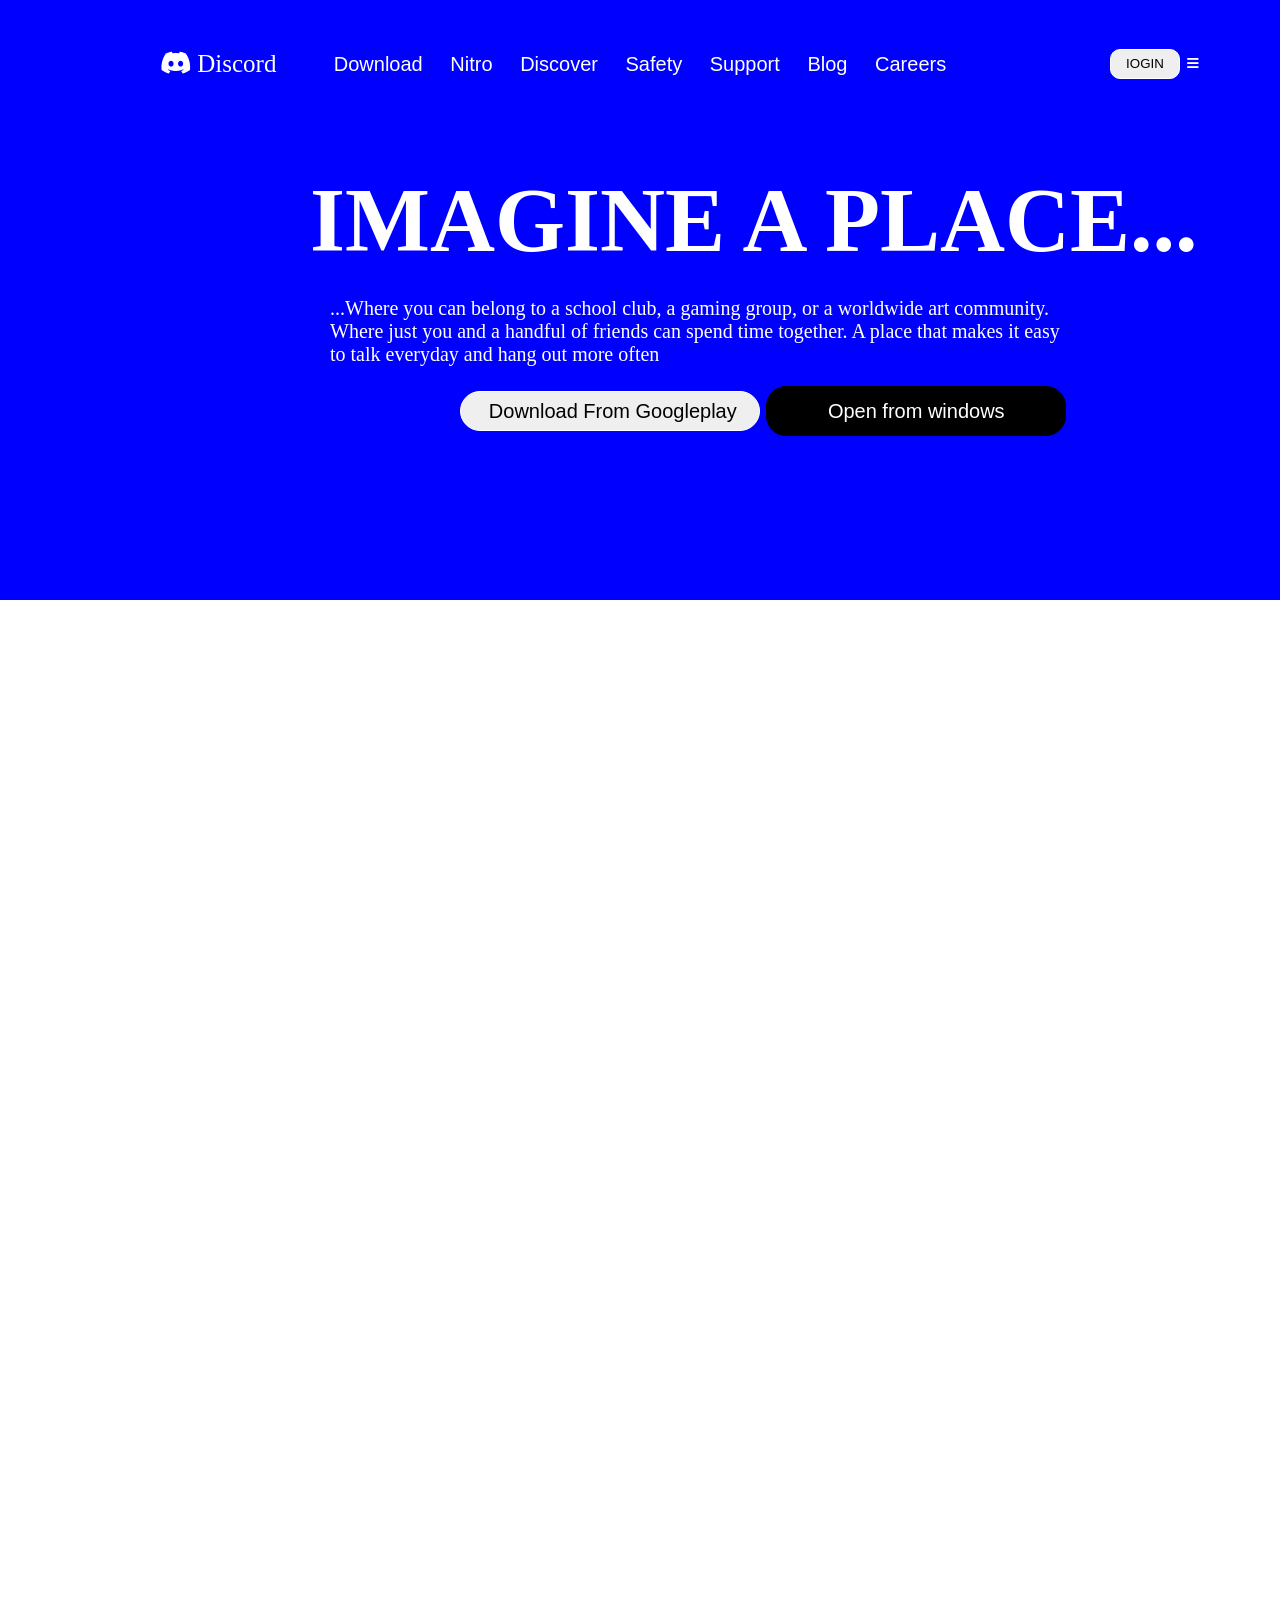
<file: index.html>
<!DOCTYPE html>
<html lang="en">
<head>
    <meta charset="UTF-8">
    <meta http-equiv="X-UA-Compatible" content="IE=edge">
    <meta name="viewport" content="width=device-width, initial-scale=1.0">
    <title>Discord main page</title>
    <link rel="stylesheet" href="https://cdnjs.cloudflare.com/ajax/libs/font-awesome/6.2.1/css/all.min.css"  />
    <link rel="stylesheet" href="./mainpage.css ">
</head>
<body>
  
  <div>
    <div class="bg1">   <div class="discord"><i class="fa-brands fa-discord"></i> 
    <span>Discord</span>
    <div class="atags">
        <a href="./thirdpage.html" style="text-decoration: none;">Download</a>
        <a href="" style="text-decoration:none ;">Nitro</a>
        <a href="" style="text-decoration:none ;">Discover</a>
        <a href="" style="text-decoration:none ;">Safety</a>
        <a href="" style="text-decoration: none;">Support</a>
        <a href="" style="text-decoration: none;">Blog</a>
        <a href="" style="text-decoration: none; " >Careers</a>
    </div>
    <button class="login"><a href="./loginpage.html" style="text-decoration: none ; color: black;">IOGIN</a></button>
    <!-- <i class="fa-solid fa-bars bars"> <a href="./thirdpage.html"></a></i> -->
    <button class="second-ul-button" style="position: relative;
    left: 1070px;
    top: -30px;
    border: 1px solid blue;
    background-color: transparent; 
    " > <i class="fa-solid fa-bars " style="color: white;  margin-left: -140px;" ></i>
        <div class="second-ul">
            <p style="margin-left: -50px; font-size: 20px; "><i class="fa-brands fa-discord"></i> <b>Discord</b> </p>
            <div style="border-bottom: 2px solid rgb(100, 99, 99);
            width: 250px;
            margin-left: 0px;"></div>
        <div style="background-color: rgb(224, 219, 219) ; height: 30px; width: 200px; outline: none; margin-left: -30px;
        margin-top: 10px;">
        <a href="" style="color: blue;
            position: relative;
            top: 5px;
            left: -20px;
            font-size: 18px;">Home</a>
            </div> <br>
            <ul style="margin-left: -100px; list-style: none; ">
                 <li><a href="./thirdpage.html" style="color: black ; text-decoration: none;">Download</a></li> <br>
                <li><a href="" style="color: black; text-decoration: none;">Nitro</a></li> <br>
                <li><a href="" style="color: black; text-decoration: none;">Discover</a></li> <br>
                <li><a href="" style="color: black; text-decoration: none;">Safety > </a></li> <br>
                <li><a href="" style="color: black; text-decoration: none;">Mod Academy > </a></li> <br>
                <li><a href="" style="color: black; text-decoration: none;"> Support</a></li> <br>
                <li><a href="" style="color: black; text-decoration: none;"> Blog</a></li> <br>
                <li><a href="" style="color: black; text-decoration: none;">Careers</a></li>  <br>
                
            </ul>
            <div class="box">
                <a href="" style="text-decoration: none; font-size: 16px; position: relative; top: 10px;">Download from Googleplay</a>
            </div>
            
            
            <!-- <button style="height: 30px;
            width: 100px;
            background-color: rgb(204, 199, 199);"><a href="">Home</a></button> -->
            <!-- <span class="discord"> <div class="discord"><i class="fa-brands fa-discord"></i>  <span > <b>Discord</b> </span>
            </span>
            <div class="line"></div>
            <ul>
                <li><a href="">Download</a></li>
                <li><a href="">Nitro</a></li>
                <li><a href="">Discover</a></li>
                <li><a href="">Safety</a></li>
                <li><a href=""></a>Mod Academy</li>
                <li><a href=""></a>Support</li>
                <li><a href=""></a>Blog</li>
                <li><a href=""></a>Career</li>
            </ul> -->
        </div>
     </button>
    <h1 class="imagine" >IMAGINE A PLACE...</h1>
    <p class="place2">...Where you can belong to a school club, a gaming group, or a worldwide art community. <br>
        Where just you and a handful of friends can spend time together. A place that makes it
    easy <br> to talk everyday and hang out more often </p>
    <p class="place6">...where you can belong to a school club,<br>
         a gaming group, or a worldwide art community. <br>
        where just you and a handful of friends can spend time together <br>
        A place that makes it easy <br>to talk everyday and hangout more often
    </p>
    <button class="btn1"><i class="fa-regular fa-arrow-down-to-line"></i> Download From Googleplay</button>
    <button class="btn3">Open from windows</button>
</div> 


<h4 class="create" class="ml-25">Create an invite- <br> only place where you <br> belong</h4>
<p class="study">Discord servers are organized into topic- <br>
based channels where you can collaborate, <br>
share, and talk about your day without <br>
clogging up the group chat.</p>
<div class="col-md text-center img"  >
     <img src="./images/study as.svg" alt="" class="w-75 ml-25"> </div>
    
<div class="bg2">
    <h4 class="hanging"> <b>Where hanging out is easy</b> </h4>
    <p class="grab">Grab a seat in a voice channel when you're <br>
    free. Friends in your server can see you are <br>
     around and instantly pop in to talk without <br>
    having to call. </p>
    <div class="img2"></div>
    
</div>
<h4 class="fandom">From a few to  fandom</h4>
<p class="get">Get any community running with moderation <br>
tools and custom member acess. Give <br>
members special powers, set up private <br>
channels, and more.</p>
<div class="img3"></div>
<div class="bg3">
    <h4 class="reliable">RELIABLE TECH FOR STAYING CLOSE</h4> <br>
        <p class="latency">Low-latency voice an video feels like you're 
        in the same room. Wave hello over video, <br>
    watch friends stream their games, or gather 
up and have a drawing session with screen share</p>
    
    <div class="img4"></div>
    <h4 class="ready">Ready to start your journey?</h4>
    <button class="btn2"><i class="fa-regular fa-arrow-down-to-line"></i> Download For windows</button>
</div>
<div class="bg4">
    <h4 class="place">IMAGINE A  <br> PLACE</h4>
    <span class="img5"></span>
    <span class="usa">English,usa</span>
    <span class="icons">
        <i class="fa-brands fa-twitter"></i>
        <i class="fa-brands fa-instagram"></i>
        <i class="fa-brands fa-facebook"></i>
        <i class="fa-brands fa-youtube"></i>
    </span>
    <div class="ptags">
        <p>product</p>
        <p>company</p>
        <p>Resources</p>
        <p>Policies</p>
    </div>
    <div class="product">
        <a href="" class="download" style="text-decoration: none;">Download</a>
        <a href="" class="nitro" style="text-decoration: none;">Nitro</a>
        <a href="" class="status" style="text-decoration: none;">Status</a>
    </div>
    <div class="company">
        <a href="" style="text-decoration: none;">About</a>
        <a href="" style="text-decoration: none;">Jobs</a>
        <a href="" style="text-decoration: none;">Branding</a>
        <a href="" style="text-decoration: none;">Newsroom</a>
    </div>
    <div class="resources">
        <a href="" style="text-decoration: none;">College</a>
        <a href="" style="text-decoration: none;">Support</a>
        <a href="" style="text-decoration: none;">Safety</a>
        <a href="" style="text-decoration: none;">Blog</a>
        <a href="" style="text-decoration: none;">Feedback</a>
        <a href="" style="text-decoration: none;">Developers</a>
        <a href="" style="text-decoration: none;">Streamkits</a>
        <a href="" style="text-decoration: none;">Creators</a>
    </div>
    <div class="policies">
        <a href="" style="text-decoration: none;">Terms</a>
        <a href="" style="text-decoration: none;">Privacy</a>
        <a href="" style="text-decoration: none;"></a>
        <a href="" style="text-decoration: none;">Guidelines</a>
         <a href="" style="text-decoration: none;">Aknowledgement</a>
        <a href="" style="text-decoration: none;">license</a>
         <a href="" style="text-decoration: none;">moderation</a>  
    </div> <br> <br> <br><br>
    <hr > <br> <br>
<div class="discord2">    <div class="ball"><i class="fa-brands fa-discord"></i> </div>
<span class="dis" style="color: white;">DISCORD</span></div>
<button class="btn5"><a href="./loginpage.html" style="color: black; text-decoration: none;">SIGN IN</a></button>

</div>
 <!-- <span class="discord"> <div class="discord"><i class="fa-brands fa-discord"></i>  <span > <b>Discord</b> </span>
 </span>
 <div class="line"></div>
 <button class="button1"> <a href="" class="atag1">Home</a></button> <div class="atags">
    <a href="" style="text-decoration: none; color: black;">Download</a>
    <a href="" style="text-decoration: none; color: black;">Ntro</a>
    <a href="" style="text-decoration: none; color: black;">Discover</a>
    <a href="" style="text-decoration: none; color: black;">safety <b> > </b> </a>
    <a href="" style="text-decoration: none; color: black;">Mod Academy <b> > </b></a>
    <a href="" style="text-decoration: none; color: black;">Support</a>
    <a href="" style="text-decoration: none; color: black;">Blog</a>
    <a href="" style="text-decoration: none; color: black;">Careers</a>
 </div>
 <button class="button2"><i class="fa-light fa-arrow-down-to-bracket"></i> <a href="" class="atag2">Download from Googleplay</a></button>  -->
 
</div>
 </button>
</body>
</html>
</file>
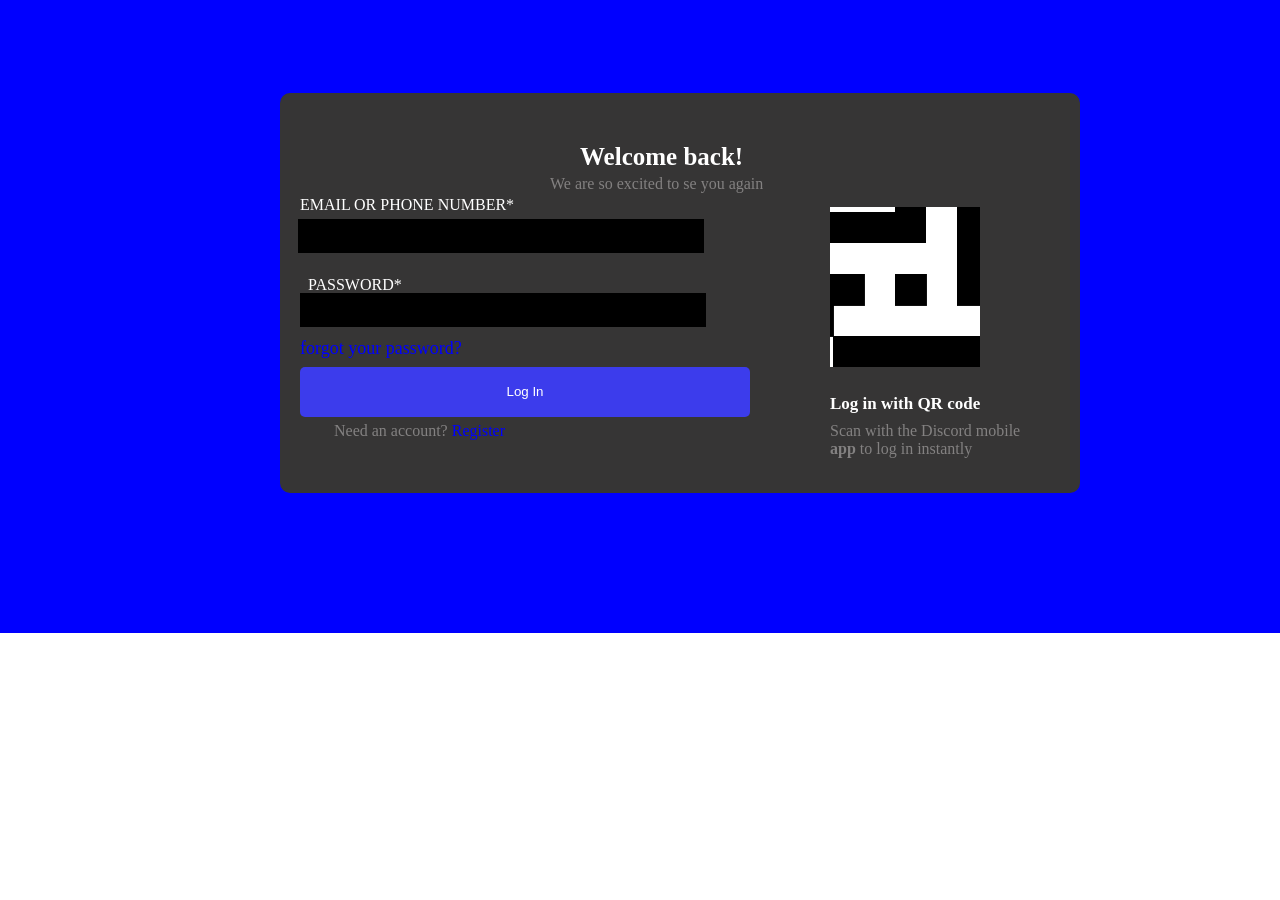
<file: loginpage.html>
<!DOCTYPE html>
<html lang="en">
<head>
    <meta charset="UTF-8">
    <meta http-equiv="X-UA-Compatible" content="IE=edge">
    <meta name="viewport" content="width=device-width, initial-scale=1.0">
    <title>Login page</title>
</head>
<style>
    html,body{
        margin: 0;
        padding: 0;
        overflow: hidden;
    }
    .bg1{
     background-color: blue;
        height: 800px;
        width: 1500px;
        margin-top: -200px;
    }
    .bg2{
        background-color: rgb(54, 53, 53);
        height: 400px;
        width: 800px;
        position: relative;
        left: 280px;
        top: 260px;
        border-radius: 10px;
        
    }
    .welcome{
        color: white;
        font-size: 25px;
      position: relative;
      left: 300px;
      top: 50px;
        /* margin-left: 300px ;
        margin-top: 200px; */
    }
    .we{
        color: rgb(131, 129, 129);
       position: relative;
       left: 270px;
       top: 20px;
        /* margin-left: 260px;
        margin-top: 20px; */
    }
    .inp1{
        height: 30px;
        width: 400px;
        /* background-color: black; */
        position: relative;
        top: 30px;
        left: -220px;
        outline: none;
        
    }
    .email{
        color: white;
        margin-left: 20px;
    }
    .password{
        color: white;
        position: relative;
        left: -620px;
        top: 80px;
    }
    .inp2{
        height: 30px;
        width: 400px;
        position: relative;
        top: 70px;
        left: 20px;
        outline: navy;
    }
    .a1{
        position: relative;
        top: 110px;
        left: -390px;
        color: blue;
        font-size: 18px;
    }
    .button1{
        background-color: rgb(60, 60, 236);
        height: 50px;
        width: 450px;
        border-radius: 5px;
        position: relative;
        left: 20px;
        top: 110px;
        outline: none;
        border: rgb(60, 60, 236);
        color: white;
    }
    .need{
        color: rgb(131, 129, 129);
        position: relative;
        top: 150px;
        left:-400px ;
    }
    .register{
        color: blue;
        text-decoration: none;
        position: relative;
        top: 150px;
        left: -400px;
    }
    .QR{
        color: white;
        font-size: 17px;
        position: relative;
        left: 550px;
        top: -95px;
    }
    .scan{
        color: rgb(131, 129, 129);
        position: relative;
        left: 550px;
        top: -110px;
    }
    .image{
       background-image: url(./images/discord\ qr\ code2.png);
       background-repeat: no-repeat;
        height: 160px;
        width: 150px;
        position: relative;
        left: 550px;
        top: -100px;
    } 
    @media screen and (max-width:1100px) {
        .bg2{
            margin-left: -150px;
        }
        
    }
    @media screen and (max-width:942px) {
        .bg2{
           position: relative;
            left: 170px;
            width: 750px;
        }
        
    }
    
    @media screen and (max-width:764px) {
        .bg2{
            width:1000px ;
            height: 800px;
            margin-left: -180px;
        
        }
        .QR{
            margin-left: 200px;
        }
        .scan{
            margin-left: 200px;
        }
        .image{
            margin-left: 200px;
        }
        .welcome{
            margin-left: -150px;
            margin-top: -10px;
        }
        .we{
            margin-left: -150px;
            /* margin-top: -10px; */
        }
        .inp1{
            margin-top: 20px;
            width: 250px;
        }
        .password{
            margin-left: 150px;
            margin-top: -10px;
        }
        .inp2{
            margin-top: 10px;
            width: 250px;
        }
        .a1{
            margin-left: 230px;
        }
        .button1{
            width: 330px;
            position: relative;
            left: -630px;
             top: 150px;
            /* top: 50px; */
            /* margin-left: -650px; */

            
        }
        .need{
          position: relative;
          left: 100px;
          
            /* margin-left: -500px; */
            /* margin-top: 150px; */
        }
        .register{
            position: relative;
            left: 100px;
        }
    }    
        
    
</style>
<body>
    <div class="bg1">
    <div class="bg2">
        <h4 class="welcome">Welcome back!</h4>
        <p class="we">We are so excited to se you again</p>
        <span class="email">EMAIL OR PHONE NUMBER*</span>
        <input type="text" class="inp1" style="color: white; background-color: black; border: 1px solid black;">
        <span class="password">PASSWORD*</span>
        <input type="text" class="inp2" style="color: white; background-color: black; border: 1px solid black;">
        <a href="" style="text-decoration: none;" class="a1">forgot your password?</a>
        <button class="button1">Log In</button>
        <span class="need">Need an account?</span> <a href="" class="register">Register</a>
        <div class="image"></div>
        <h4 class="QR">Log in with QR code</h4>
        <p class="scan">Scan with the Discord mobile <br> <b>app</b> to log in instantly</p>
    </div>
                
    </div>

</body>
</html>
</file>
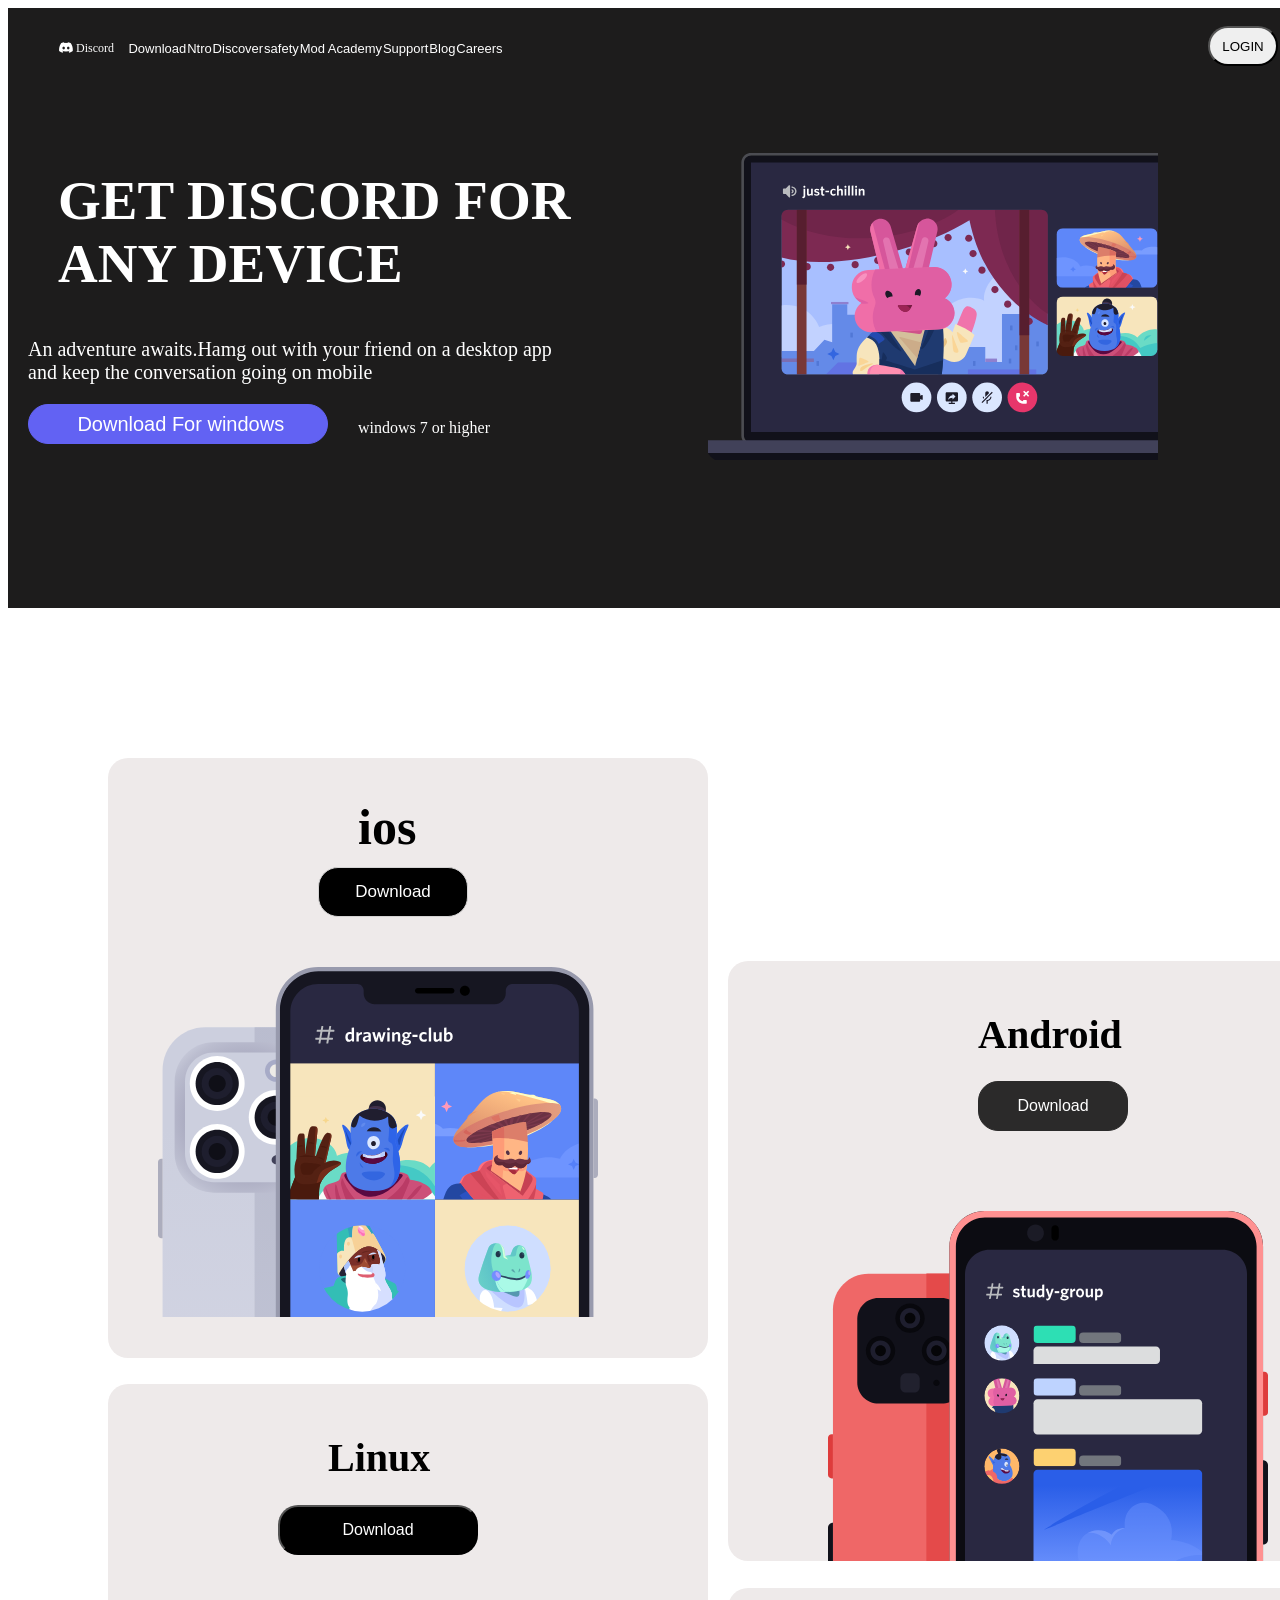
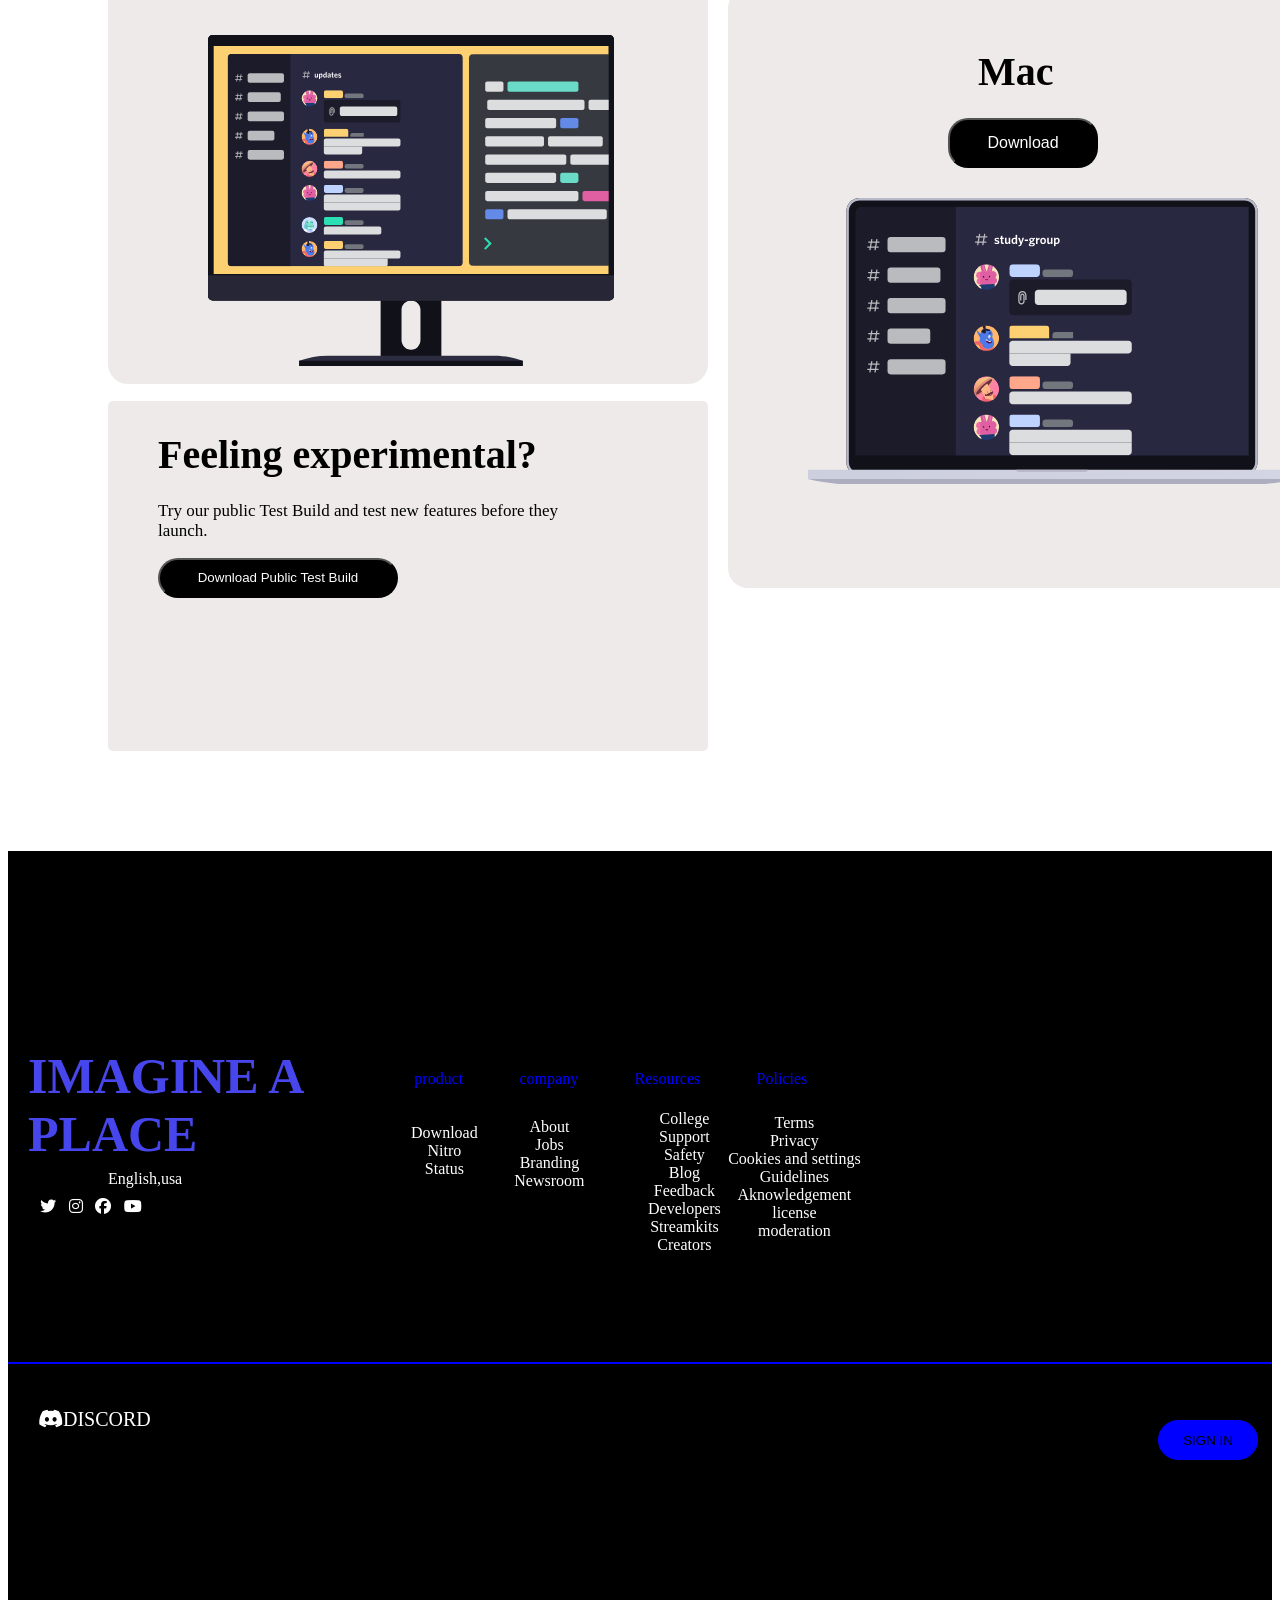
<file: thirdpage.html>
<!DOCTYPE html>
<html lang="en">
<head>
    <meta charset="UTF-8">
    <meta http-equiv="X-UA-Compatible" content="IE=edge">
    <meta name="viewport" content="width=, initial-scale=1.0">
    <title>Third page</title>   
     <link rel="stylesheet" href="https://cdnjs.cloudflare.com/ajax/libs/font-awesome/6.2.1/css/all.min.css"  />
</head>
<style>
.bg1{
    background-color: rgb(29, 28, 28);
    height: 600px;
    width: 1500px;
    overflow-x: hidden;
}
.discord{
    color: white;
    font-size: 25px;
    position: relative;
    left: 150px;
    top: 30px;
}
.atags{
  display: flex;
  justify-content: space-around;
  align-items: center;
  width: 50%;
  font-size: 20px;
  margin-left: 360px;
  margin-top: 10px;
  text-align: right;
  color: white;
  font-family: 'Gill Sans', 'Gill Sans MT',  'Trebuchet MS', sans-serif;
}
/* .atags:hover  .a{
    text-decoration: underline;
} */
.login{
    height: 40px;
    width: 70px;
    border-radius: 40px;
    position: relative;
    left: 1200px;
    top: -30px;
    

}
.img1{
    background-image: url(./images/just\ chilling3.svg);
    height: 600px;
    width: 70%;
    margin-left: 700px;
    margin-top: -300px;
    background-repeat: no-repeat;
    /* align-content: center; */
}
.img2{
    background-image: url(./images/ios\ download.svg);
    height: 350px;
    width: 550px;
    background-repeat: no-repeat;
    margin-left: 50px;
    margin-top: 50px;
    align-content: center;
    
}
.img3{
    background-image: url(./images/android\ download.svg);
    height: 350px;
    width: 700px;
    background-repeat: no-repeat;
    margin-top: 100px;
    margin-left: 100px;
    align-content: center;
}

.img4{
    background-image: url(./images/linux.svg);
    height: 350px;
    width: 600px;
    background-repeat: no-repeat;
    margin-left: 100px;
    margin-top: 100px;
}
.img5{
    background-image: url(./images/mac\ book\ download.svg);
    height: 350px;
    width: 600px;
    background-repeat: no-repeat;
    margin-top: 60px ;
    margin-left: 80px;
}
.bg4{
  height: 950px;
  width: 100%;
  background-color: black;
  overflow: hidden;
  margin-top: 100px;
   
}
.place{
  color: rgb(70, 70, 236);
  font-size: 50px;
  position: relative;
  top: 130px;
  /* left: -20px; */
  left: 20px;
}
/* .img5{
  background-image: url(../images/usa\ flag.png);
  height: 140px;
  width: 140px;
} */
.usa{
 color: white;
  position: relative;
  left: 20px;
  top: 70px;
}
.icon{
  margin-left: -20px;
}
.ptags{
  color: blue;
  display: flex;
  flex-direction: row;
  align-items: center;
  justify-content: space-evenly;
  width: 40%;
  margin-left: 350px;
  margin-top: -80px;
}
.product{
  display: flex;
  flex-direction: column;
  justify-content: space-evenly;
  align-items: center;
  width: 20%;
  color: white;
  margin-left: 310px;
   margin-top:20px ; 
}
.product:hover{
  text-decoration: underline;
}

.company{
  color: white;
  display: flex;
  flex-direction: column;
  justify-content: space-evenly;
  align-items: center;
  width: 20%;
  margin: 480px;
  margin-top: -60px;
  margin-left: 415px;
}
.company:hover{
  text-decoration: underline;
}
.resources{
  color: white;
  display: flex;
  flex-direction: column;
  justify-content: space-evenly;
  align-items: center;
  width: 20%;
  margin-left: 550px;
  margin-top: -560px;
}
.resources:hover{
  text-decoration: underline;
}
.policies{
  color: white;
  display: flex;
  flex-direction: column;
  justify-content: space-evenly;
  align-items: center;
  width: 20%;
  margin-left:660px ;
  margin-top:-140px ;
}
.policies:hover{
  text-decoration: underline;
}
hr{
  border: 1px solid blue;
  margin-top: 50px;
}
.icons{
  color: white;
  position: relative;
  top: 80px;
  left: 20px;
  display: flex;
  justify-content: space-evenly;
  align-items: center;
  width: 10%;
}
.discord2{
  color: white;
  display: flex;
  justify-content: space-evenly;
  align-items: center;
  width: 5%;
  font-size: 20px;
  margin-left:30px ;
}
.btn5{
  height: 40px;
  width: 100px;
  border-radius: 25px;
  border: 1px solid blue;
  background-color: blue;
  color: blue;
  margin-left: 1150px;
  margin-top: -20px;
}
.btn5:hover{
  background-color: rgb(121, 131, 245);
  border:1px solid rgb(121, 131, 245) ;
}
.down:hover{
    text-decoration: underline;
}.nitro:hover{
    text-decoration: underline;
}
.login2{
  display: none;
  margin-left: -720px;
}
@media screen and (max-width:400px) {
.bg4{
  width: 700px;
}
.ptags{
  display: flex;
  flex-direction: column;
  width: 100%;
  margin-left: 60px;

}
.product{
  margin-top: -200px;
}
  
}
@media screen and (max-width:1818px) {
  .img1{
    width: 30%;
  }
  .discord{
    font-size: 12px;
   margin-left: -100px;
    
    
  }
  .atags{
    font-size: 13px;
    width: 25%;
    margin-left: 120px;
    margin-top: 15px;
  }
  
  
}
@media screen and (max-width:800px) {
  .img1{
    display: none;
    
  }
  
  .ptag1{
    margin-left: 5px;
    font-size: 17px;
  }
  .firsthtag{
    font-size: 45px;

  }
  .login{
    margin-left:-500px;
    display: none !important;
  }
.login2{
  display: block !important;
}
}
@media screen and (max-width:400px) {
.bg4{
  width: 700px;
}
.ptags{
  display: flex;
  flex-direction: column;
  justify-content: space-around;
  align-items: center;
  width: 100%;
  margin-left: 60px;

}
.product{
  margin-top: -170px;
  margin-left: 350px;
}
  
}
</style>
  <div class="bg1">
 <span class="discord"> <i class="fa-brands fa-discord"></i> Discord</span>
 <div class="atags">
    <a href="" style="text-decoration: none; color: white; " class="down">Download</a>
    <a href="" style="text-decoration: none; color: white;" class="nitro">Ntro</a>
    <a href="" style="text-decoration: none; color: white;" class="discover">Discover</a>
    <a href="" style="text-decoration: none; color: white;" class="safety">safety </a>
    <a href="" style="text-decoration: none; color: white;" class="mod">Mod Academy </a>
    <a href="" style="text-decoration: none; color: white;" class="support">Support</a>
    <a href="" style="text-decoration: none; color: white;" class="blog">Blog</a>
    <a href="" style="text-decoration: none; color: white;" class="career">Careers</a>
 </div>
 <button class="login2"><a href="./loginpage.html" style="text-decoration: none ; color: black;">LOGIN</a></button>
 <button class="login"><a href="./loginpage.html" style="text-decoration: none ; color: black;">LOGIN</a></button>
 <h4 class="firsthtag" style="color: white; font-size: 55px; margin-left: 50px; ">GET DISCORD FOR <br> ANY DEVICE</h4>
 <p style="color: white; font-size: 20px; margin-top: -30px; margin-left: 20px;" class="ptag1">An adventure awaits.Hamg out with your friend on a desktop app <br>and keep the conversation going on mobile</p>
 <button style="background-color: rgb(98, 98, 243); border-radius: 20px; height: 40px; width: 300px; border: 1px solid rgb(98, 98, 243);margin-left: 20px; font-size: 20px; color: white;"><i class="fa-regular fa-arrow-down-to-line"></i> Download For windows</button>
 <p style="color: white; margin-left: 350px; margin-top: -25px;">windows 7 or higher</p>
 <div class="img1"></div>
 
 
</div>
<div class="div1" style="background-color: rgb(238, 234, 234); height: 600px; width: 600px; margin-top: 150px; margin-left: 100px; border-radius: 20px;">
   <h4 style="color: black;  position: relative; top: 40px; left: 250px; font-size: 50px;">ios</h4>
   <button style="background-color: black; border-radius: 20px; border: 1px solid rgb(212, 211, 211); height: 50px; width: 150px;margin-left: 210px; margin-top: -40px; color: white; font-size: 17px;">Download</button>
    <div class="img2"></div>
</div>
<div class="div2" style="background-color: rgb(238, 234, 234); height: 600px; width: 600px; border-radius: 20px; margin-left: 720px; margin-top: -450px;">
 <h4 style="color: black; font-size: 40px; position: relative; left: 250px; top: 50px;">Android</h4>
 <button style="background-color: rgb(43, 42, 42); border: 1px solid rgb(43, 42, 42); border-radius: 20px; height: 50px; width: 150px; color: white; font-size: 16px; position: relative; left: 250px; top: 20px;">Download</button>
  <div class="img3"></div>
  <div class="3b"></div>
</div>
  <div class="div3" style="background-color: rgb(238, 234, 234); height: 600px; width: 600px ; border-radius: 20px; margin-left: 100px; margin-top: -230px;">
   <h4 style="color: black; font-size: 40px; position: relative; left: 220px; top: 50px;">Linux</h4>
   <button style="color: white; font-size: 16px; height: 50px; width: 200px; border-radius: 20px; background-color: black; position: relative; left: 170px;top: 20px;">Download</button>
   <div class="img4"></div>
</div>
<div class="div4" style="background-color: rgb(238, 234, 234); height: 600px; width: 600px; border-radius: 20px; margin-left: 720px; margin-top: -450px;">
 <h4 style=" font-size: 40px; position: relative; left: 250px; top: 60px;">Mac</h4>
 <button style="background-color: black; height: 50px; width: 150px; border-radius: 20px; color: white; font-size: 16px; position: relative; left: 220px; top: 30px;">Download</button>
 <div class="img5"></div>
</div>
<div style="background-color: rgb(238, 234, 234); height: 350px; width: 600px; border-radius: 5px; margin-top: -240px; margin-left: 100px;">
<h4 style="font-size: 40px; position: relative; top: 30px; left: 50px;">Feeling experimental?</h4>
<p style="font-size: 17px; position: relative; left: 50px;">Try our public Test Build and test new features before they <br> launch.</p>
<button style="background-color: black; color: white; height: 40px; width: 240px; border-radius:20px; margin-left: 50px; top: 20px;">
 Download Public Test Build
</button>
</div>
<div class="bg4">
    <h4 class="place">IMAGINE A  <br> PLACE</h4>
    <span class="img5"></span>
    <span class="usa">English,usa</span>
    <span class="icons">
        <i class="fa-brands fa-twitter"></i>
        <i class="fa-brands fa-instagram"></i>
        <i class="fa-brands fa-facebook"></i>
        <i class="fa-brands fa-youtube"></i>
    </span>
<div class="ptags">
    <p>product</p>
    <p>company</p>
    <p>Resources</p>
    <p>Policies</p>
</div>
<div class="product">
    <a href="" class="download" style="text-decoration: none; color: white;">Download</a>
    <a href="" class="nitro" style="text-decoration: none; color: white;">Nitro</a>
    <a href="" class="status" style="text-decoration: none; color: white;">Status</a>
</div>
<div class="company">
    <a href="" style="text-decoration: none; color: white;">About</a>
    <a href="" style="text-decoration: none;color: white;">Jobs</a>
    <a href="" style="text-decoration: none; color: white;">Branding</a>
    <a href="" style="text-decoration: none; color: white;">Newsroom</a>
</div>
<div class="resources">
    <a href="" style="text-decoration: none; color: white;">College</a>
    <a href="" style="text-decoration: none;color: white;">Support</a>
    <a href="" style="text-decoration: none;color: white;">Safety</a>
    <a href="" style="text-decoration: none; color: white;">Blog</a>
    <a href="" style="text-decoration: none; color: white;">Feedback</a>
    <a href="" style="text-decoration: none;color: white;">Developers</a>
    <a href="" style="text-decoration: none; color: white;">Streamkits</a>
    <a href="" style="text-decoration: none;color: white;">Creators</a>
</div>
<div class="policies">
    <a href="" style="text-decoration: none; color: white;">Terms</a>
    <a href="" style="text-decoration: none; color: white;">Privacy</a>
    <a href="" style="text-decoration: none; color: white;">Cookies and settings</a>
    <a href="" style="text-decoration: none; color: white;">Guidelines</a>
     <a href="" style="text-decoration: none; color: white;">Aknowledgement</a>
    <a href="" style="text-decoration: none; color: white;">license</a>
     <a href="" style="text-decoration: none; color: white;">moderation</a>  
</div> <br> <br> <br><br>
<hr > <br> <br>
<div class="discord2">    <div><i class="fa-brands fa-discord"></i> </div>
<span style="color: white;">DISCORD</span></div>
<button class="btn5"><a href="./loginpage.html" style="color: black; text-decoration: none;">SIGN IN</a></button>

</div>
</div>
 </div>

</body>
</html>
</file>
<file: mainpage.css>
html,body{
   margin: 0;
  padding: 0;
  overflow-x: hidden; 
}
.bg1{
  height: 600px;
  width: 100%;  
    background-color: blue;
}
.discord{
    color: white;
    font-size: 25px;
    position: relative;
    left: 160px;
    top: 50px;
    
}
.atags{
  display: flex;
  justify-content: space-around;
  align-items: center;
  width: 50%;
  font-size: 20px;
  margin-left: 160px;
  margin-top: -25px;
  color: white;
  font-family: 'Gill Sans', 'Gill Sans MT',  'Trebuchet MS', sans-serif;
}
a{
  color: white;
}
.atags:hover{
  text-decoration: underline;
}
.bars{
  position: relative;
  left:1050px;
  top: -20px;
  /* margin-left: 1050px;
  margin-top: -20px; */
}
.imagine{
  margin-left: 150px;
  font-size: 90px
}
.place2{
  font-size: 20px;
  margin-left: 170px;
  margin-top: -35px;
}
.place6{
  font-size: 20px;
  margin-left: 170px;
  margin-top: -35px;
  display: none;
}
.btn1{
  border-radius: 30px;
  height: 40px;
  width: 300px;
  margin-left: 300px;
 font-size: 20px;
  border: 1px solid white;
}
.create{
  margin-top: 400px;
  font-size: 45px;
  margin-left: 780px;

}
.study{
  margin-left: 800px;
  font-size: 20px;
  margin-top: -50px;
}
/* .img{
  background-image: url(../images/study\ as.svg);
background-repeat: no-repeat;
  height: 600px;
width: 700px;
margin-top: -300px;

} */

.bg2{
  height: 600px;
  width: 100%;
  background-color: rgb(246, 246, 246);
}
 .hanging{
  font-size: 30px;
  position: relative;
  left: 100px;
  top: 70px;
 }
.grab{
  font-size: 25px;
  position: relative;
  top: 50px;
  left: 100px;
} 
.img2{
  background-image: url(./images/just\ chilling.svg);
 background-repeat: no-repeat;
  height: 400px;
  width: 700px;
  margin-left: 500px;
  margin-top: -200px;
}
.fandom{
  font-size: 30px;
  margin-left: 800px;

}
.get{
  margin-left: 800px;
  font-size: 25px;
}
.img3{
  background-image: url(./images/coach.svg);
 background-repeat: no-repeat;
  height: 350px;
  width: 700px;
  margin-top: -250px;
}
.bg3{
  height: 900px;
  width: 100%;
  background-color: rgb(246, 246, 246);
 margin-top: 100px;
}
.img4{
  background-image: url(./images/just\ chilling\ 2.svg);
  background-repeat: no-repeat;
height: 600px;
width: 1000px;
margin-top:0px;
margin-left: 200px;
}
.reliable{
  font-size: 30px;
  position: relative;
  left: 400px;
  top: 20px;
}
.latency{
  font-size: 15px;
  margin-left: 400px;
  margin-top: -20px;
}
.ready{
  font-size: 30px;
  margin-left: 500px;
  margin-top: -50px;
}
.btn2{
  height: 50px;
  width: 300px;
  border-radius: 20px;
 background-color: rgb(121, 131, 245);
 border: 1px solid rgb(121, 131, 245);
 margin-left: 550px;
color: white;
font-size: 20px;
}
.btn3{
  height: 50px;
  width: 300px;
  border-radius: 20px;
  background-color: black;
  border: 1px solid black;
  color: white;
  font-size: 20px;
}
.login{
  border-radius: 10px;
  height: 30px;
  width: 70px;
  position: relative;
  left: 1000px;
  top: -30px;
  border: 1px solid white;
}
.login.a:hover{
  color: blue;
}
.bg4{
  height: 950px;
  width: 100%;
  background-color: black;
  overflow: hidden;
   
}
.place{
  color: rgb(70, 70, 236);
  font-size: 50px;
  position: relative;
  top: 80px;
  /* left: -20px; */
  left: 20px;
}
.img5{
  background-image: url(../images/usa\ flag.png);
  height: 140px;
  width: 140px;
}
.usa{
 color: white;
  position: relative;
  left: 110px;
  top: 30px;
  
}
.icon{
  margin-left: 20px;
}
.ptags{
  color: blue;
  display: flex;
  flex-direction: row;
  align-items: center;
  justify-content: space-evenly;
  width: 40%;
  margin-left: 350px;
  margin-top: -120px;
}
.product{
  display: flex;
  flex-direction: column;
  justify-content: space-evenly;
  align-items: center;
  width: 20%;
  color: white;
  margin-left: 300px;
  /* margin-top: ; */
}
.product:hover{
  text-decoration: underline;
}

.company{
  color: white;
  display: flex;
  flex-direction: column;
  justify-content: space-evenly;
  align-items: center;
  width: 20%;
  margin: 480px;
  margin-left: 410px;
  margin-top: -50px;
}
.company:hover{
  text-decoration: underline;
}
.resources{
  color: white;
  display: flex;
  flex-direction: column;
  justify-content: space-evenly;
  align-items: center;
  width: 20%;
  margin-left: 550px;
  margin-top: -560px;
}
.resources:hover{
  text-decoration: underline;
}
.policies{
  color: white;
  display: flex;
  flex-direction: column;
  justify-content: space-evenly;
  align-items: center;
  width: 20%;
  margin-left:670px ;
  margin-top:-140px ;
}
.policies:hover{
  text-decoration: underline;
}
hr{
  border: 1px solid blue;
  margin-top: 50px;
}
.icons{
  color: white;
  position: relative;
  top: 80px;
  left: 50px;
  display: flex;
  justify-content: space-evenly;
  align-items: center;
  width: 10%;

}
.discord2{
  color: white;
  display: flex;
  justify-content: space-evenly;
  align-items: center;
  width: 5%;
  font-size: 20px;
  margin-left:30px ;
}
.btn5{
  height: 40px;
  width: 100px;
  border-radius: 25px;
  border: 1px solid blue;
  background-color: blue;
  color: blue;
  margin-left: 1150px;
  margin-top: -20px;
}
.btn5:hover{
  background-color: rgb(121, 131, 245);
  border:1px solid rgb(121, 131, 245) ;
}
.second-ul{
  display: none;
  flex-direction: column;
  align-items: center;
  justify-content: flex-start;
  position: absolute;
  background-color: white;
  height: 500px;
  width: 40%;
  top: 0;
  right: 0;
  width: 300px;
  border-radius: 10px;
  /* display: none!important; */
  z-index: 10;
}
.second-ul-button:focus .second-ul{
  display: flex;
}
.box{
  height: 40px;
  width: 250px;
  border-radius: 10px;
  background-color: purple;
  
}
.login:focus{ background-color: rgb(190, 187, 187);

}


  





@media screen and (max-width:1500px) {
   /* .second-ul-button{
    display: none;
  }  */
 .login{
  margin-left: -50px;
 }
 .bars{
  margin-left: -100px;
 } 
 
}
@media screen and (max-width:1280px) {
  .btn5{
    margin-left: 800px;
  }
  
}

@media screen and ( max-width:1216px) {
  .atags{
    margin-left: 100px;
  }
  .discord{
    margin-left: -150px;
  }
  .imagine{
    margin-left: 10px;
    font-size: 70px;
  }
  .place2{
    margin-left: 5px;
  }
  .btn3{
    position: relative;
    left: -300px;
    top: 60px;
  }
  .resources{
    margin-left: 500px;
  }
  .policies{
    margin-left: 600px;
  }
  
}
@media screen and (max-width:1023px) {
  .atags{
    display: none !important;
  }
  .second-ul-button{
    display: block !important;
    margin-left: -150px;
    margin-top: -20px;
  }
  /* .bars{
    display: block !important;
    margin-left: -240px;
  } */
  .atags{
    margin-left: -50px;

  }
  .discord{
    margin-left: -50px;
  }
  .login{
    display: block !important;
    position: relative;
    left: 800px;
  }
  
}

@media screen and (max-width:1000px) {
  .create{
    margin-left: 100px;
  }
  .study{
    margin-left: 100px;
  }
  .img2{
    margin-left: -50px;
    margin-top: 20px;
  }
  .fandom{
    margin-left: 100px;
  }
  .get{
    margin-left: 100px;
  }
  .img3{
    margin-top: 30px;
  }
  .reliable{
    margin-left: -350px;
  }
  .latency{
    margin-left: 50px;
  }
  .img4{
    margin-left: -45px;
    width: 800px;
  }
  .ready{
    margin-left: 100px;
    
  }
  .btn2{
    margin-left: 150px;
  }
  .login{
    margin-left: -450px;

  }
  .second-ul-button{
    margin-left: -550px;
  }
  .imagine{
    font-size: 35px;
  }
  .place2{
    font-size: 20px;
    margin-left: -80px;
  }
  .btn1{
    margin-left: -50px;
  }
  
}
@media screen and (max-width:920px) {
  .btn5{
    margin-left: 700px;
  }
  .company{
    margin-left: 390px;
  }
  .resources{
    margin-left: 480px;
  }
  
}
@media screen and (max-width:822px) {
  .btn5{
    margin-left: 600px;
  }
  .policies{
    margin-left: 590px;
  }
  .ptags{
    width: 45%;
    /* flex-direction: column; */
    margin-left: 280px;
    font-size: 12px;
    margin-top: -120px;
  }
  .product{
    margin-top: -10px;
    font-size: 12px;
    margin-left: 265px;
  }
  .company{
    margin-left: 330px;
    margin-top: -40px;
    font-size: 12px;
  }
  .resources{
    font-size: 12px;
    position: relative;
    top: 10px;
    left: -70px;
    /* margin-left: 410px; */
    /* margin-top: 0px; */

  }
  .policies{
    font-size: 12px;
    position: relative;
    left: -90px;
    top: 30px;
    /* touch-action: ; */
  }
  
}
 @media screen and (max-width:706px) {
  .btn5{
    margin-left: 500px;
  }
  .product{
    font-size: 10px;
  }
  .company{
    font-size: 10px;
    /* margin-top: 10px; */

  }
  .resources{
    font-size: 10px;
  }
  .policies{
    font-size: 10px;
  }
  
 }
  

@media screen and (max-width:764px) {
  .place2{
    display: none !important;
  }
  .place6{
    display: block !important;
    margin-left: -50px;
  }
  .imagine{
    margin-left: -20px;
    font-size: 30px;
    
  }
  .place6{
    font-size: 16px;
    margin-top: -10px;

  }
}
@media screen and (max-width:620px) {
  .resources{
    position: relative;
    top: 40px;
    left: -390px;
  }
  .policies{
    position: relative;
    top: 100px;
    left: -430px;
  }
  .btn5{
    margin-left: 300px;
  }
  .icons{
    margin-top: -70px;
  }
  .dis{
    margin-top: 50px;
  }
  .ball{
    margin-top: 50px;
    margin-left: 30px;
  }
  .btn5{
    margin-top: -80px;
  }
  .place{
    margin-top: -50px;
  }
  .ptags{
    margin-top: 80px;
    margin-left: -10px;
  }
  .product{
    position: relative;
    left: -290px;
  }
  .company{
    position: relative;
    left:  -300px;
  }
  
}
@media screen and (max-width:584px) {
  .discord {
    margin-left: -120px;
  }

  .imagine {
    margin-left: -5px;
  }

  .login {
    position: relative;
    left: 640px;
  }

  .second-ul-button {
    margin-left: -720px;
  }

  .place6 {
    font-size: 12px;
    margin-left: -8px;
  }

  .btn1 {
    margin-left: -5px;
    margin-top: 10px;
  }

  .btn3 {
    margin-left: 290px;
    margin-top: -250px;
  }

  .img2 {
    height: 350px;
    width: 450px;
    margin-left: -100px;
  }

  .img3 {
    height: 350px;
    width: 500px;
    margin-left: -150px;
  }

  .btn2 {
    margin-left: 30px;
  }

  .ready {
    margin-left: 50px;
    font-size: 17px;
  }

  .reliable {
    font-size: 15px;
  }

  .hanging {
    font-size: 27px;
    margin-left: -60px;
  }

  .grab {
    margin-left: -60px;
    font-size: 18px;
  }
}
@media screen and (max-width:410px) {
  .ptags{
    margin-left: 20px;
    width: 50%;
  }
  .product{
    /* margin-left: -150px; */
    position: relative;
    left: -260px;
  }
  .company{
    position: relative;
    left: -285px;
  }
  .policies{
    position: relative;
    left: -435px ;
  }
  .btn5{
    margin-left: 160px;
    margin-top: -70px;
  }
  
}
</file>
